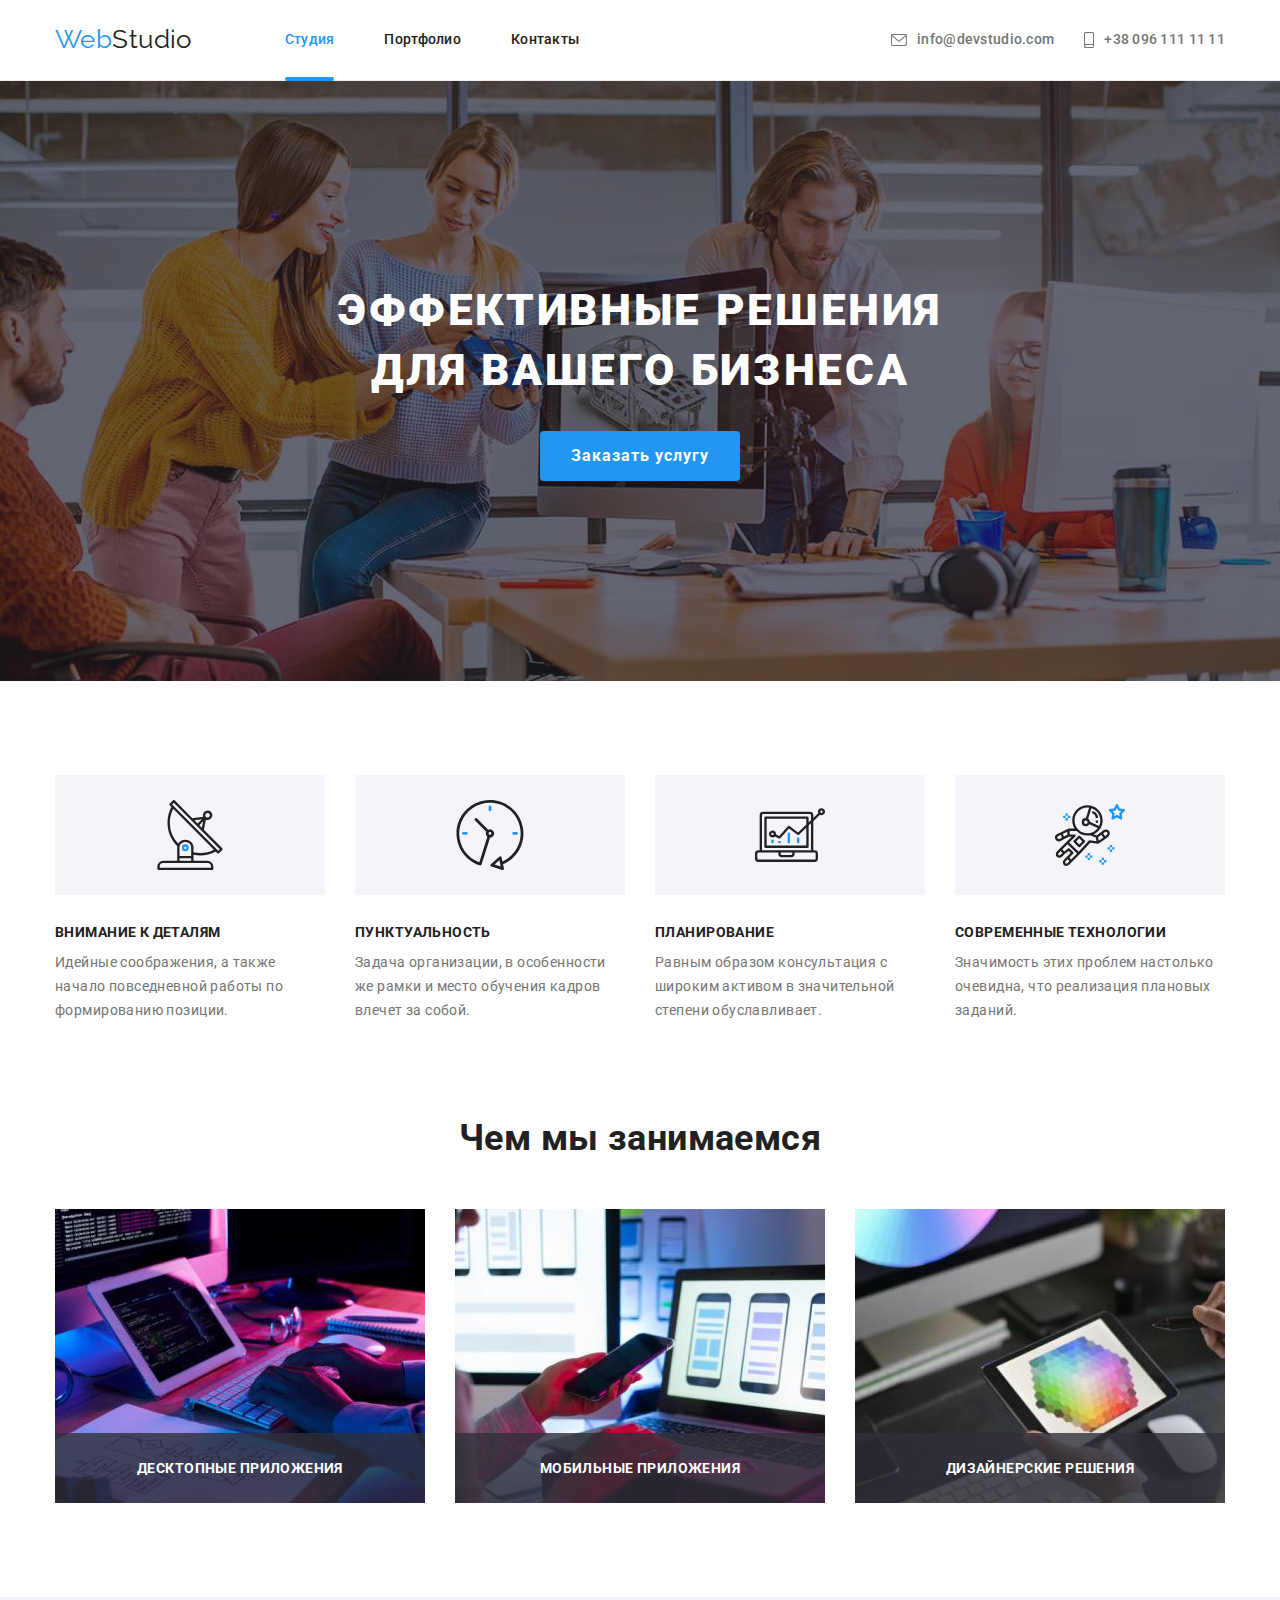
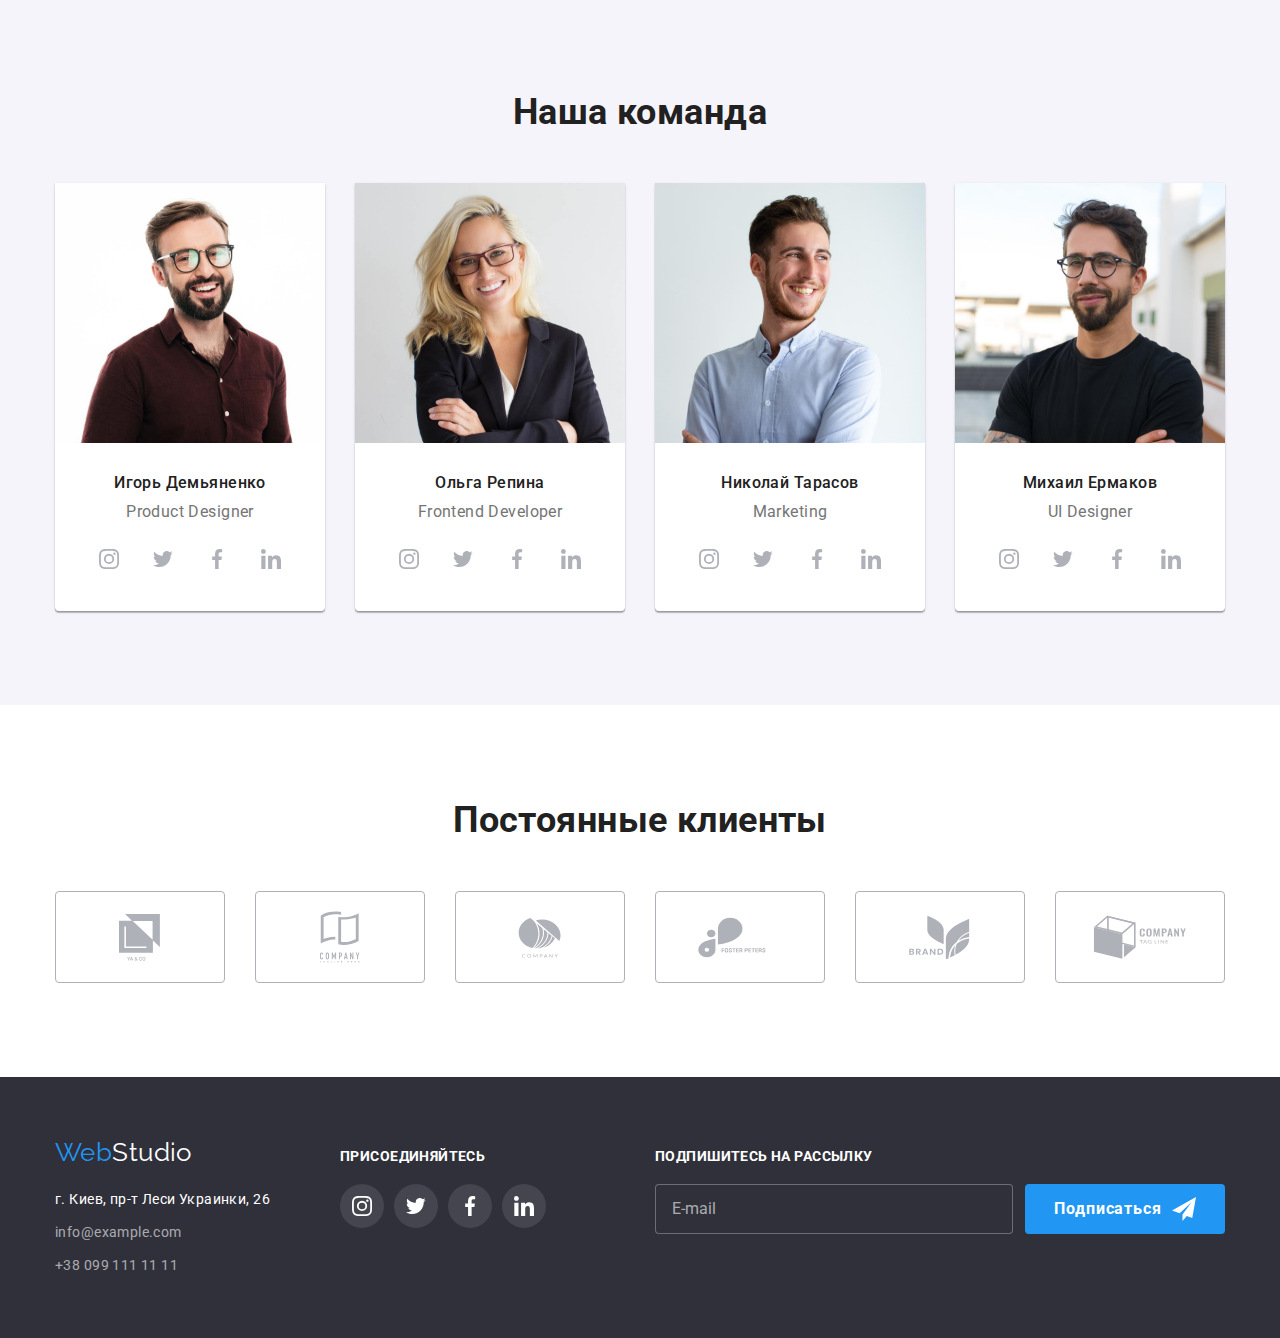
<file: index.html>
<!DOCTYPE html>
<html lang="ru">
<head>
  <meta charset="UTF-8">
  <meta http-equiv="X-UA-Compatible" content="IE=edge">
  <meta name="viewport" content="width=device-width, initial-scale=1.0">
  <title>Студия</title>
  <link rel="preconnect" href="https://fonts.gstatic.com">
  <link href="https://fonts.googleapis.com/css2?family=Raleway:wght@700&family=Roboto:wght@400;500;700;900&display=swap"
    rel="stylesheet">
  <link rel="stylesheet" href="https://cdnjs.cloudflare.com/ajax/libs/modern-normalize/1.0.0/modern-normalize.min.css">
  <link rel="stylesheet" href="css/styles.css">
</head>
<body>
  <!--Хедер-->
    <header class="page-header">
      <div class="page-header-content container">
        <nav class="site-nav">
          <a class="logo" href="./index.html"><span class="accent">Web</span>Studio</a>
          <ul class="site-nav-list">
            <li class="list-item">
              <a class="header-link current" href="./index.html">Студия</a>
            </li>
            <li class="list-item">
              <a class="header-link " href="./portfolio.html">Портфолио</a>
            </li>
            <li class="list-item">
              <a class="header-link" href="#">Контакты</a>
            </li>
          </ul>
        </nav>
        <ul class="auth-nav-list">
          <li class="list-item">
            <a class="header-link" href="mailto:info@devstudio.com">
              <svg class="icon" width="16" height="12">
                <use href="./img/icons.svg#icon-envelope"></use>
              </svg>
              info@devstudio.com
            </a>
          </li>
          <li class="list-item">
            <a class="header-link" href="tel:+380961111111">
              <svg class="icon" width="10" height="16">
                <use href="./img/icons.svg#icon-smartphone"></use>
              </svg>
              +38 096 111 11 11</a>
          </li>
        </ul>
      </div>
    </header>
  <!--Основной контент-->
  <main >
    <!--Главная секция-->
    <section class="hero ">
      <div class="hero-content container">
        <h1 class="hero-title ">Эффективные решения <br> для вашего бизнеса</h1>
        <button class="button button-primary" type="button" data-modal-open>Заказать услугу</button>
      </div>
    </section>
    <!--секция Особенности-->
    <section class="feature section ">
      <div class="feature-section-content container">
        <h2 class="section-title visually-hidden">Особенности</h2>
        <ul class="section-list feature-list">
          <li class="list-item">
            <div class="icon-container">
              <svg class="icon" width="70" height="70">
                <use href="./img/icons.svg#icon-antenna"></use>
              </svg>
            </div>
            <h3 class="title">Внимание к деталям</h3>
            <p class="text">Идейные соображения, а также начало повседневной работы по формированию позиции.</p>
          </li>
          <li class="list-item">
            <div class="icon-container">
              <svg class="icon" width="70" height="70">
                <use href="./img/icons.svg#icon-clock"></use>
              </svg>
            </div>
            <h3 class="title">Пунктуальность</h3>
            <p class="text">Задача организации, в особенности же рамки и место обучения кадров влечет за собой.</p>
          </li>
          <li class="list-item">
            <div class="icon-container">
              <svg class="icon" width="70" height="70">
                <use href="./img/icons.svg#icon-diagram"></use>
              </svg>
            </div>
            <h3 class="title">Планирование</h3>
            <p class="text">Равным образом консультация с широким активом в значительной степени обуславливает.</p>
          </li>
          <li class="list-item">
            <div class="icon-container">
              <svg class="icon" width="70" height="70">
                <use href="./img/icons.svg#icon-astronaut"></use>
              </svg>
            </div>
            <h3 class="title">Современные технологии</h3>
            <p class="text">Значимость этих проблем настолько очевидна, что реализация плановых заданий.</p>
          </li>
        </ul>
      </div>
    </section>
    <!--секция Чем мы занимаемся-->
    <section class="work section ">
      <div class="work-section-content container">
        <h2 class="section-title">Чем мы занимаемся</h2>
        <ul class="section-list work-list">
          <li class="list-item">
            <div class="work-li-thumb">
              <img class="picture" src="img/box1.jpg" alt="Верстка" width="370">
              <div class="title-thumb">
                <h3 class="list-item-title">Десктопные приложения</h3>
              </div>
            </div>
          </li>
          <li class="list-item">
            <div class="work-li-thumb">
              <img class="picture" src="img/box2.jpg" alt="Адаптивная верстка" width="370">
              <div class="title-thumb">
                <h3 class="list-item-title">Мобильные приложения</h3>
              </div>
            </div>
          </li>
          <li class="list-item">
            <div class="work-li-thumb">
              <img class="picture" src="img/box3.jpg" alt="Веб дизайн" width="370">
              <div class="title-thumb">
                <h3 class="list-item-title">  Дизайнерские решения </h3>
              </div>
            </div>
          </li>
        </ul>
      </div>
    </section>
    <!--секция Наша команда-->
    <section class="team section ">
      <div class="team-section-content container">
        <h2 class="section-title">Наша команда</h2>
        <ul class="section-list team-list">
          <li class="list-item">
            <img src="img/team-card1.jpg" alt="Игорь Демьяненко" width="270">
            <div class="team-list-content">
              <h3 class="title">Игорь Демьяненко</h3>
              <p class="text" lang="en">Product Designer</p>
              <ul class="list-accounts">
                <li class="list-item"><a class="link" href="#">
                  <svg class="icon" width="20" height="20">
                    <use href="./img/icons.svg#icon-instagram"></use>
                  </svg>
                </a></li>
                <li class="list-item"><a class="link" href="#">
                  <svg class="icon" width="20" height="20">
                    <use href="./img/icons.svg#icon-twitter"></use>
                  </svg>
                </a></li>
                <li class="list-item"><a class="link" href="#">
                  <svg class="icon" width="20" height="20">
                    <use href="./img/icons.svg#icon-facebook"></use>
                  </svg>
                </a></li>
                <li class="list-item"><a class="link" href="#">
                  <svg class="icon" width="20" height="20">
                    <use href="./img/icons.svg#icon-linkedin"></use>
                  </svg>
                </a></li>
              </ul>
            </div>
          </li>
          <li class="list-item">
            <img src="img/team-card2.jpg" alt="Ольга Репина" width="270">
            <div class="team-list-content">
              <h3 class="title">Ольга Репина</h3>
              <p class="text" lang="en">Frontend Developer</p>
              <ul class="list-accounts">
                <li class="list-item"><a class="link" href="#">
                    <svg class="icon" width="20" height="20">
                      <use href="./img/icons.svg#icon-instagram"></use>
                    </svg>
                  </a></li>
                <li class="list-item"><a class="link" href="#">
                    <svg class="icon" width="20" height="20">
                      <use href="./img/icons.svg#icon-twitter"></use>
                    </svg>
                  </a></li>
                <li class="list-item"><a class="link" href="#">
                    <svg class="icon" width="20" height="20">
                      <use href="./img/icons.svg#icon-facebook"></use>
                    </svg>
                  </a></li>
                <li class="list-item"><a class="link" href="#">
                    <svg class="icon" width="20" height="20">
                      <use href="./img/icons.svg#icon-linkedin"></use>
                    </svg>
                  </a></li>
              </ul>
            </div>
          </li>
          <li class="list-item">
            <img src="img/team-card3.jpg" alt="Николай Тарасов" width="270">
            <div class="team-list-content">
              <h3 class="title">Николай Тарасов</h3>
              <p class="text" lang="en">Marketing</p>
              <ul class="list-accounts">
                <li class="list-item"><a class="link" href="#">
                    <svg class="icon" width="20" height="20">
                      <use href="./img/icons.svg#icon-instagram"></use>
                    </svg>
                  </a></li>
                <li class="list-item"><a class="link" href="#">
                    <svg class="icon" width="20" height="20">
                      <use href="./img/icons.svg#icon-twitter"></use>
                    </svg>
                  </a></li>
                <li class="list-item"><a class="link" href="#">
                    <svg class="icon" width="20" height="20">
                      <use href="./img/icons.svg#icon-facebook"></use>
                    </svg>
                  </a></li>
                <li class="list-item"><a class="link" href="#">
                    <svg class="icon" width="20" height="20">
                      <use href="./img/icons.svg#icon-linkedin"></use>
                    </svg>
                  </a></li>
              </ul>
            </div>
          </li>
          <li class="list-item">
            <img src="img/team-card4.jpg" alt="Михаил Ермаков" width="270">
            <div class="team-list-content">
              <h3 class="title">Михаил Ермаков</h3>
              <p class="text" lang="en">UI Designer</p>
              <ul class="list-accounts">
                <li class="list-item"><a class="link" href="#">
                    <svg class="icon" width="20" height="20">
                      <use href="./img/icons.svg#icon-instagram"></use>
                    </svg>
                  </a></li>
                <li class="list-item"><a class="link" href="#">
                    <svg class="icon" width="20" height="20">
                      <use href="./img/icons.svg#icon-twitter"></use>
                    </svg>
                  </a></li>
                <li class="list-item"><a class="link" href="#">
                    <svg class="icon" width="20" height="20">
                      <use href="./img/icons.svg#icon-facebook"></use>
                    </svg>
                  </a></li>
                <li class="list-item"><a class="link" href="#">
                    <svg class="icon" width="20" height="20">
                      <use href="./img/icons.svg#icon-linkedin"></use>
                    </svg>
                  </a></li>
              </ul>
            </div>
          </li>
        </ul>
      </div>
    </section>
    <!--секция Наши клиенты-->
    <section class="clients section ">
     <div class="clients-section-content container">
        <h2 class="section-title">Постоянные клиенты</h2>
        <ul class="section-list clients-list">
          <li class="list-item">
            <a class="link" href="#">
              <svg class="icon" width="41" height="47">
                <use href="./img/icons.svg#icon-client1"></use>
              </svg>
            </a>
          </li>
          <li class="list-item">
            <a class="link" href="#">
              <svg class="icon" width="40" height="52">
                <use href="./img/icons.svg#icon-client2"></use>
              </svg>
            </a>
          </li>
          <li class="list-item">
            <a class="link" href="#">
              <svg class="icon" width="43" height="41">
                <use href="./img/icons.svg#icon-client3"></use>
              </svg>
            </a>
          </li>
          <li class="list-item">
            <a class="link" href="#">
              <svg class="icon" width="84" height="41">
                <use href="./img/icons.svg#icon-client4"></use>
              </svg>
            </a>
          </li>
          <li class="list-item">
            <a class="link" href="#">
              <svg class="icon" width="63" height="45">
                <use href="./img/icons.svg#icon-client5"></use>
              </svg>
            </a>
          </li>
          <li class="list-item">
            <a class="link" href="#">
              <svg class="icon" width="94" height="44">
                <use href="./img/icons.svg#icon-client6"></use>
              </svg>
            </a>
          </li>
        </ul>
     </div>
    </section>
  </main>
  <!--Футер-->
    <footer class="page-footer ">
      <div class="footer-content container">
        <div class="footer-contacts">
          <a class="logo" href="./index.html"><span class="accent">Web</span>Studio</a>
          <address class="address">
            <ul class="contacts-list">
              <li class="list-item"><a class="footer-link address-link" href="https://goo.gl/maps/2V8yb2ejKsfxSLG17"
                  target="_blank" rel="noreferrer noopener">г. Киев, пр-т Леси Украинки, 26</a> </li>
              <li class="list-item">
                <a class="footer-link" href="mailto:info@example.com">info@example.com</a>
              </li>
              <li class="list-item">
                <a class="footer-link" href="tel:+380991111111">+38 099 111 11 11</a>
              </li>
            </ul>
          </address>
        </div>
        <div class="footer-accounts">
          <p class="accounts-text">присоединяйтесь</p>
          <ul class="list-accounts">
            <li class="list-item"><a class="link" href="#">
                <svg class="icon" width="20" height="20">
                  <use href="./img/icons.svg#icon-instagram"></use>
                </svg>
              </a></li>
            <li class="list-item"><a class="link" href="#">
                <svg class="icon" width="20" height="20">
                  <use href="./img/icons.svg#icon-twitter"></use>
                </svg>
              </a></li>
            <li class="list-item"><a class="link" href="#">
                <svg class="icon" width="20" height="20">
                  <use href="./img/icons.svg#icon-facebook"></use>
                </svg>
              </a></li>
            <li class="list-item"><a class="link" href="#">
                <svg class="icon" width="20" height="20">
                  <use href="./img/icons.svg#icon-linkedin"></use>
                </svg>
              </a></li>
          </ul>
        </div>
        
        <form class="footer-form">
          <p class="footer-form-text">Подпишитесь на рассылку</p>
          <div class="footer-form-subscription">
            <label >
              <input type="email" name="email" placeholder="E-mail">
            </label>
            <button class="button button-primary" type="submit">Подписаться
              <svg class="footer-form-icon" width="24" height="24">
                <use href="./img/icons.svg#icon-send"></use>
              </svg>
            </button>
          </div> 
        </form>
        
      </div>
    </footer>
   
    <!--Модальне вікно-->
    <div class="backdrop is-hidden" data-modal>
      <div class="modal">
        <button class="close-button" type="button" data-modal-close>
          <svg class="icon icon-close-button" width="11" height="11">
            <use href="./img/icons.svg#icon-close-button"></use>
          </svg>
        </button>
        <form name="modal-form" class="modal-form">
          <h2 class="modal-form-title">Оставьте свои данные, мы вам перезвоним</h2>
          <div class="form-request">
            <div class="form-field">
              <label for="user-name"> Имя</label>
              <div class="input-thumb">
                <input class="form-field-input-area" type="text" id="user-name" name="user-name">
                <svg class="input-icon " width="18" height="18">
                  <use href="./img/icons.svg#icon-person"></use>
                </svg>
              </div>
            </div>
            <div class="form-field">
              <label for="tel">Телефон</label>
              <div class="input-thumb">
                <input class="form-field-input-area" type="tel" id="tel" name="user-tel">
                <svg class="input-icon " width="18" height="18">
                  <use href="./img/icons.svg#icon-phone-black"></use>
                </svg>
              
              </div>
            </div>
            <div class="form-field">
              <label for="email">Почта</label>
              <div class="input-thumb">
                <input class="form-field-input-area" type="email" id="email" name="user-mail">
                <svg class="input-icon " width="18" height="18">
                  <use href="./img/icons.svg#icon-email-black"></use>
                </svg>
              </div>
            </div>
            <div class="form-field">
              <label for="comments">Комментарий</label>
              <textarea class="form-field-input-area form-field-textarea" name="comments" id="comments"
                placeholder="Введите текст"></textarea>
            </div>
          </div>
          
          <div class="terms-checkbox">
            <label for="terms" class="terms-checkbox-lable">
              <input type="checkbox" class="checkbox visually-hidden" id="terms" name="terms" value="agree with terms">
              <span class="checkbox-icon-thumb">
                <svg class="checkbox-icon" width="16" height="15">
                  <use href="./img/icons.svg#icon-check"></use>
                </svg>
              </span>
              <span>Соглашаюсь с рассылкой и принимаю <a class="terms-checkbox-link" href="#">Условия договора</a></span>
            </label> 
          </div>
          <button class="button button-primary modal-form-button " type="submit">Отправить</button>
        </form>
      </div>
    </div>
  <script src="./js/modal.js"></script>
</body>

</html>
</file>
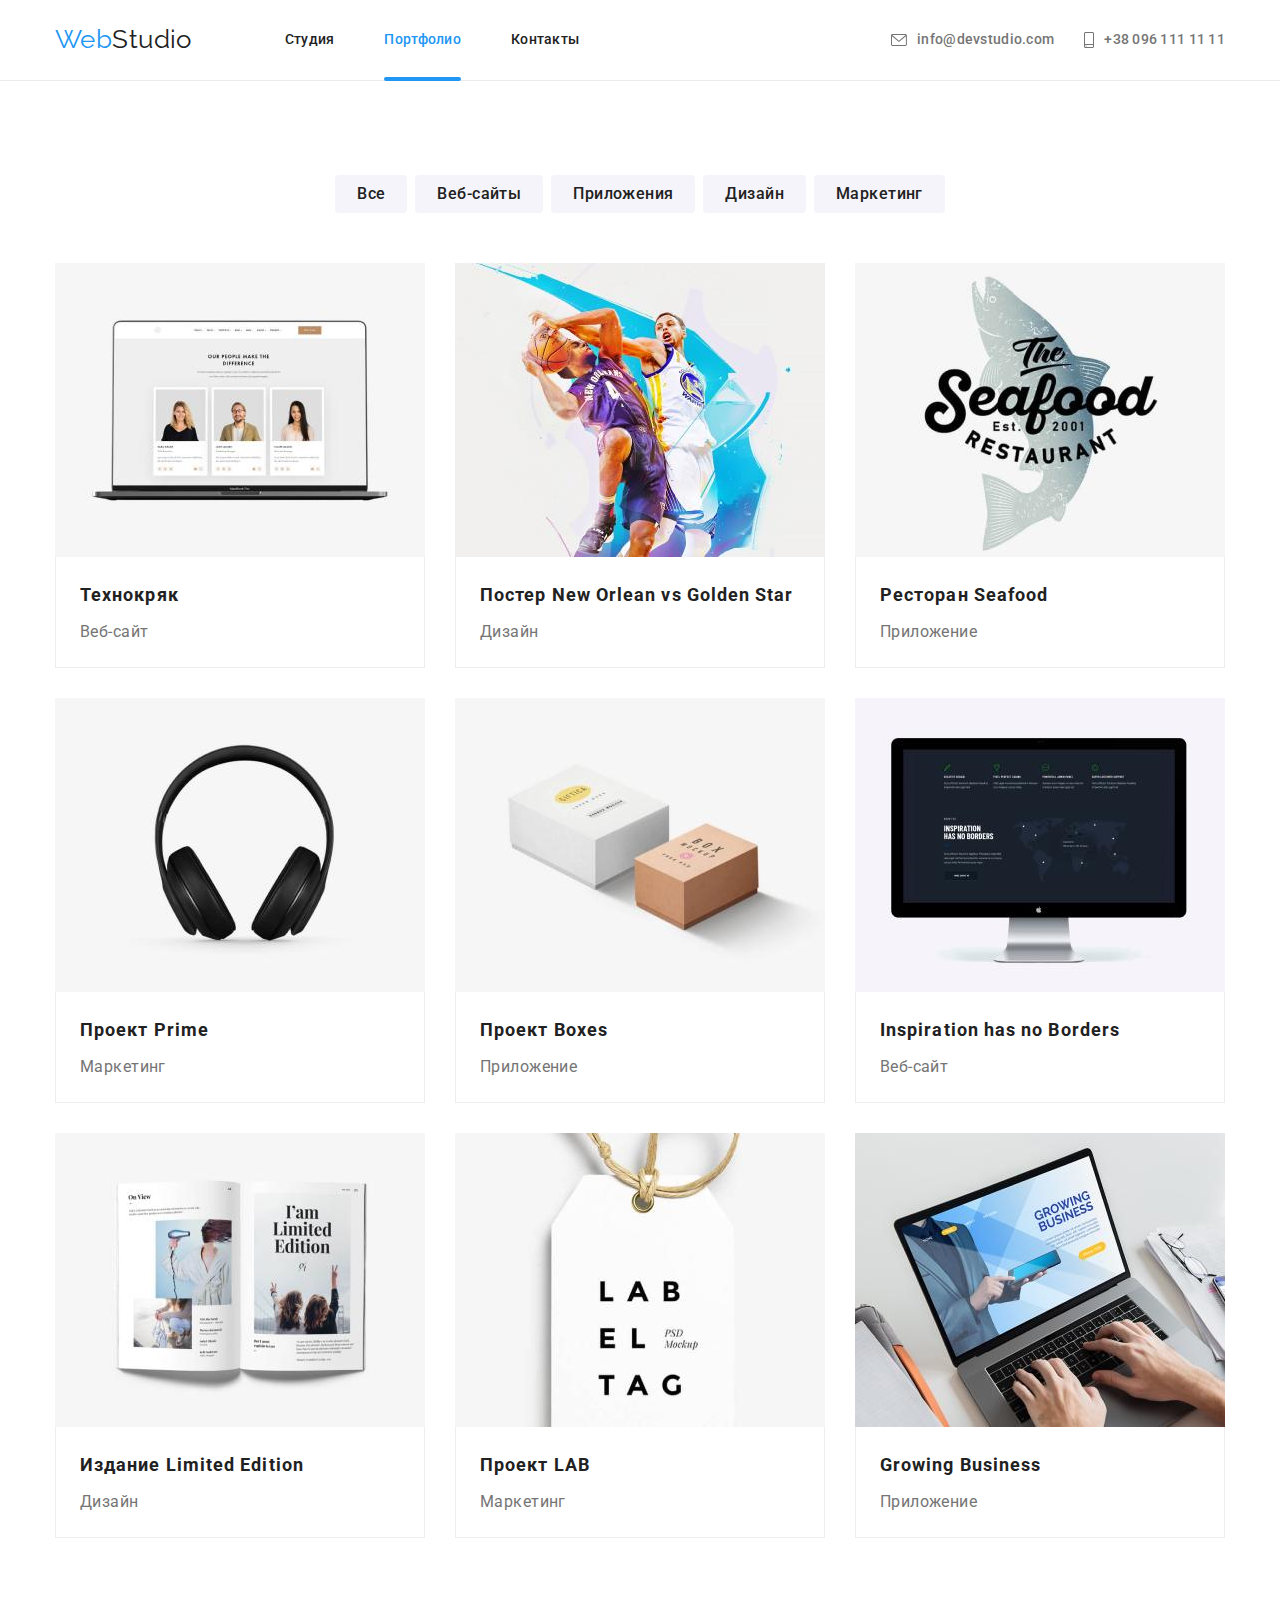
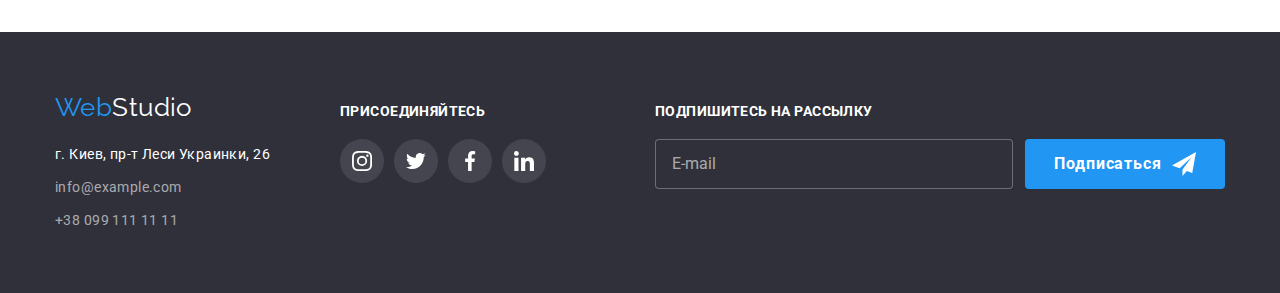
<file: portfolio.html>
<!DOCTYPE html>
<html lang="ru">
<head>
	<meta charset="UTF-8">
	<meta http-equiv="X-UA-Compatible" content="IE=edge">
	<meta name="viewport" content="width=device-width, initial-scale=1.0">
	<title>Портфолио</title>
	<link rel="preconnect" href="https://fonts.gstatic.com">
	<link href="https://fonts.googleapis.com/css2?family=Raleway:wght@700&family=Roboto:wght@400;500;700;900&display=swap"
		rel="stylesheet">
	<link rel="stylesheet" href="https://cdnjs.cloudflare.com/ajax/libs/modern-normalize/1.0.0/modern-normalize.min.css">
	<link rel="stylesheet" href="css/styles.css">
</head>
<body>
	<!--Хедер-->
	<header class="page-header">
		<div class="page-header-content container">
			<nav class="site-nav">	
				<a class="logo" href="./index.html"><span class="accent">Web</span>Studio</a>
				<ul class="site-nav-list">
					<li class="list-item">
						<a class="header-link" href="./index.html">Студия</a>
					</li>
					<li class="list-item">
						<a class="header-link current" href="./portfolio.html">Портфолио</a>
					</li>
					<li class="list-item">
						<a class="header-link" href="#">Контакты</a>
					</li>
				</ul>
			</nav>
			<ul class="auth-nav-list">
				<li class="list-item">
					<a class="header-link" href="mailto:info@devstudio.com">
						<svg class="icon" width="16" height="12">
							<use href="./img/icons.svg#icon-envelope"></use>
						</svg>
						info@devstudio.com
					</a>
				</li>
				<li class="list-item">
					<a class="header-link" href="tel:+380961111111">
						<svg class="icon" width="10" height="16">
							<use href="./img/icons.svg#icon-smartphone"></use>
						</svg>
						+38 096 111 11 11</a>
				</li>
			</ul>
		</div>
	</header>
	<!--Основной контент-->
	<main >
		<section class="portfolio section ">
			<div class="portfolio-section container">
				<h1 class="visually-hidden">Портфолио</h1>
				<h2 class="visually-hidden">Список проектов</h2>
				<!--Фильтры Портфолио-->
				<ul class="filters-list">
					<li class="list-item"><button class="button" type="button">Все</button></li>
					<li class="list-item"><button class="button" type="button">Веб-сайты</button></li>
					<li class="list-item"><button class="button" type="button">Приложения</button></li>
					<li class="list-item"><button class="button" type="button">Дизайн</button></li>
					<li class="list-item"><button class="button" type="button">Маркетинг</button></li>
				</ul>
				<!--Список проектов-->
				<ul class="section-list projects-list">
					<li class="list-item">
						<a class="projects-link" href="#">
							<div class="projects-li-thumb">
								<p class="projects-list-description is-hidden ">
									Технокряк это современная площадка распространения коронавируса. Компании используют эту платформу для цифрового
									шпионажа и атак на защищённые сервера конкурентов.
								</p>
								<img src="img/project1.jpg" alt="Веб-сайт Технокряк" width="370">
							</div>
							<div class="projects-list-content">
								<h3 class="title">Технокряк</h3>
								<p class="text">Веб-сайт</p>
							</div>
						</a>
					</li>
					<li class="list-item">
						<a class="projects-link" href="#">
							<div class="projects-li-thumb">
								<p class="projects-list-description is-hidden">
									Технокряк это современная площадка распространения коронавируса. Компании используют эту платформу для цифрового
									шпионажа и атак на защищённые сервера конкурентов.
								</p>
								<img src="img/project2.jpg" alt="Постер New Orlean vs Golden Star" width="370">
							</div>
							<div class="projects-list-content">
								<h3 class="title">Постер New Orlean vs Golden Star</h3>
								<p class="text">Дизайн</p>
							</div>
						</a>
					</li>
					<li class="list-item">
						<a class="projects-link" href="#">
							<div class="projects-li-thumb">
								<p class="projects-list-description is-hidden">
									Технокряк это современная площадка распространения коронавируса. Компании используют эту платформу для цифрового
									шпионажа и атак на защищённые сервера конкурентов.
								</p>
								<img src="img/project3.jpg" alt="Приложение Ресторан Seafood" width="370">
							</div>
							<div class="projects-list-content">
								<h3 class="title">Ресторан Seafood</h3>
								<p class="text">Приложение</p>
							</div>
						</a>
					</li>
					<li class="list-item">
						<a class="projects-link" href="#">
							<div class="projects-li-thumb">
								<p class="projects-list-description is-hidden">
									Технокряк это современная площадка распространения коронавируса. Компании используют эту платформу для цифрового
									шпионажа и атак на защищённые сервера конкурентов.
								</p>
								<img src="img/project4.jpg" alt="Проект Prime" width="370">
							</div>
							<div class="projects-list-content">
								<h3 class="title">Проект Prime</h3>
								<p class="text">Маркетинг</p>
							</div>
						</a>
					</li>
					<li class="list-item">
						<a class="projects-link" href="#">
							<div class="projects-li-thumb">
								<p class="projects-list-description is-hidden">
									Технокряк это современная площадка распространения коронавируса. Компании используют эту платформу для цифрового
									шпионажа и атак на защищённые сервера конкурентов.
								</p>
								<img src="img/project5.jpg" alt="Проект Boxes" width="370">
							</div>
							<div class="projects-list-content">
								<h3 class="title">Проект Boxes</h3>
								<p class="text">Приложение</p>
							</div>
						</a>
					</li>
					<li class="list-item">
						<a class="projects-link" href="#">
							<div class="projects-li-thumb">
								<p class="projects-list-description is-hidden">
									Технокряк это современная площадка распространения коронавируса. Компании используют эту платформу для цифрового
									шпионажа и атак на защищённые сервера конкурентов.
								</p>
								<img src="img/project6.jpg" alt="Веб-сайт Inspiration has no Borders" width="370">
							</div>
							<div class="projects-list-content">
								<h3 class="title">Inspiration has no Borders</h3>
								<p class="text">Веб-сайт</p>
							</div>
						</a>
					</li>
					<li class="list-item">
						<a class="projects-link" href="#">
							<div class="projects-li-thumb">
								<p class="projects-list-description is-hidden">
									Технокряк это современная площадка распространения коронавируса. Компании используют эту платформу для цифрового
									шпионажа и атак на защищённые сервера конкурентов.
								</p>
								<img src="img/project7.jpg" alt="Издание Limited Edition" width="370">
							</div>
							<div class="projects-list-content">
								<h3 class="title">Издание Limited Edition</h3>
								<p class="text">Дизайн</p>
							</div>
						</a>
					</li>
					<li class="list-item">
						<a class="projects-link" href="#">
							<div class="projects-li-thumb">
								<p class="projects-list-description is-hidden">
									Технокряк это современная площадка распространения коронавируса. Компании используют эту платформу для цифрового
									шпионажа и атак на защищённые сервера конкурентов.
								</p>
								<img src="img/project8.jpg" alt="Проект LAB" width="370">
							</div>
							<div class="projects-list-content">
								<h3 class="title">Проект LAB</h3>
								<p class="text">Маркетинг</p>
							</div>
						</a>
					</li>
					<li class="list-item">
						<a class="projects-link" href="#">
							<div class="projects-li-thumb">
								<p class="projects-list-description is-hidden">
									Технокряк это современная площадка распространения коронавируса. Компании используют эту платформу для цифрового
									шпионажа и атак на защищённые сервера конкурентов.
								</p>
								<img src="img/project9.jpg" alt="Приложение Growing Business" width="370">
							</div>
							<div class="projects-list-content">
								<h3 class="title">Growing Business</h3>
								<p class="text">Приложение</p>
							</div>
						</a>
					</li>
				</ul>
			</div>
		</section>
	</main>
	<!--Футер-->
	<footer class="page-footer ">
		<div class="footer-content container">
			<div class="footer-contacts">
				<a class="logo" href="./index.html"><span class="accent">Web</span>Studio</a>
				<address class="address">
					<ul class="contacts-list">
						<li class="list-item"><a class="footer-link address-link" href="https://goo.gl/maps/2V8yb2ejKsfxSLG17"
								target="_blank" rel="noreferrer noopener">г. Киев, пр-т Леси Украинки, 26</a> </li>
						<li class="list-item">
							<a class="footer-link" href="mailto:info@example.com">info@example.com</a>
						</li>
						<li class="list-item">
							<a class="footer-link" href="tel:+380991111111">+38 099 111 11 11</a>
						</li>
					</ul>
				</address>
			</div>
			<div class="footer-accounts">
				<p class="accounts-text">присоединяйтесь</p>
				<ul class="list-accounts">
					<li class="list-item"><a class="link" href="#">
							<svg class="icon" width="20" height="20">
								<use href="./img/icons.svg#icon-instagram"></use>
							</svg>
						</a></li>
					<li class="list-item"><a class="link" href="#">
							<svg class="icon" width="20" height="20">
								<use href="./img/icons.svg#icon-twitter"></use>
							</svg>
						</a></li>
					<li class="list-item"><a class="link" href="#">
							<svg class="icon" width="20" height="20">
								<use href="./img/icons.svg#icon-facebook"></use>
							</svg>
						</a></li>
					<li class="list-item"><a class="link" href="#">
							<svg class="icon" width="20" height="20">
								<use href="./img/icons.svg#icon-linkedin"></use>
							</svg>
						</a></li>
				</ul>
			</div>
	
			<form class="footer-form">
				<p class="footer-form-text">Подпишитесь на рассылку</p>
				<div class="footer-form-subscription">
					<label>
						<input type="email" name="email" placeholder="E-mail">
					</label>
					<button class="button button-primary" type="submit">Подписаться
						<svg class="footer-form-icon" width="24" height="24">
							<use href="./img/icons.svg#icon-send"></use>
						</svg>
					</button>
				</div>
			</form>
	
		</div>
	</footer>
</body>
</html>
</file>
<file: css/styles.css>
/*CSS-перемінні*/
:root {
  --primary-text-color: #757575;
  --title-text-color: #212121;
  --accent-color: #2196f3;
  --primary-white-color: #ffffff;
  --dark-background-color: #2f303a;
  --footer-address-color: rgba(255, 255, 255, 0.6);
  --team-section-bgc: #f5f4fa;
  --studio-button-hover: #188ce8;
  --projects-border: 1px solid #eeeeee;
  --header-border: 1px solid #ececec;
  --clients-list-border: 1px solid #afb1b8;
  --card-set-gap: 30px;
  --icon-fill: #afb1b8;
  --close-button-color: #000;
  --close-button-border: 1px solid rgba(0, 0, 0, 0.1);
  --modal-backdrop-bcg: rgba(0, 0, 0, 0.2);
  --footer-accounts-bcg: rgb(255, 255, 255, 0.1);
  --footer-form-input-border: 1px solid rgba(255, 255, 255, 0.3);
  --work-list-item-title-bcg: rgba(47, 48, 58, 0.8);
  --modal-form-field-input-border: 1px solid rgba(33, 33, 33, 0.2);
  --projects-thumb-bgc: rgba(33, 150, 243, 0.9);
  --hero-bcg-gradient: rgba(47, 48, 58, 0.4) 0%, rgba(47, 48, 58, 0.4) 100%;
}

/*загальні стилі для сайту*/
/*Задає глобальні стилі для body*/
body {
  background-color: var(--primary-white-color);
  font-family: 'Roboto', sans-serif;
  font-size: 14px;
  color: var(--primary-text-color);
  letter-spacing: 0.03em;
}

/*Скидає стилі*/
/*Скидає marging, padding*/
h1,
h2,
h3,
h4,
h5,
h6,
ul,
p {
  margin: 0;
  padding: 0;
}

/*Скриває елементи*/
.visually-hidden {
  position: absolute;
  width: 1px;
  height: 1px;
  margin: -1px;
  border: 0;
  padding: 0;

  white-space: nowrap;
  clip-path: inset(100%);
  clip: rect(0 0 0 0);
  overflow: hidden;
}

/*Скидає підкреслювання ссилок*/
a {
  text-decoration: none;
}

/*Скидає декорацію списків*/
ul {
  list-style: none;
}

/*Компоненти*/
/*Центрує і обмежує контент по ширині*/
.container {
  width: 1200px;
  margin-right: auto;
  margin-left: auto;
  padding-right: 15px;
  padding-left: 15px;
}

/*Оптимізує img*/
img {
  display: block;
  max-width: 100%;
  height: auto;
}

/*Оформлення логотипу загальне */
.logo {
  font-family: 'Raleway', sans-serif;
  font-size: 26px;
  line-height: 1.19;

  transition: color 250ms cubic-bezier(0.4, 0, 0.2, 1);
}

.logo .accent {
  color: var(--accent-color);
}

/*Оформлення кнопок загальне*/
.button {
  border: transparent;
  border-radius: 4px;

  font-family: inherit;

  text-align: center;

  cursor: pointer;

  transition-property: background-color, color, box-shadow;
  transition-duration: 250ms;
  transition-timing-function: cubic-bezier(0.4, 0, 0.2, 1);
}

/*Оформлення кнопки в герої і в модальному вікні*/
.button-primary {
  width: 200px;
  padding: 10px;
  font-weight: 700;
  font-size: 16px;
  line-height: 1.875;
  background-color: var(--accent-color);
  letter-spacing: 0.06em;
  color: var(--primary-white-color);
}

.button-primary:hover,
.button-primary:focus {
  background-color: var(--studio-button-hover);
}

/*Оформлення заголовків */

.hero-title,
.feature-list .title,
.work .list-item-title {
  text-transform: uppercase;
}

.section-title {
  font-size: 36px;
  line-height: 1.17;
  text-align: center;
}

.section-title,
.feature-list .title,
.team-list .title,
.projects-list .title {
  color: var(--title-text-color);
  font-weight: 700;
}

/*Додає верхній і нижній падінги в секціях основного контенту*/

.section {
  padding-top: 94px;
  padding-bottom: 94px;
}

/*Створення сітки для feature-section і team-section, work-section */

.section-list {
  display: flex;
  flex-wrap: wrap;
  margin-left: calc(-1 * var(--card-set-gap));
  margin-top: calc(-1 * var(--card-set-gap));
}

.section-list > .list-item {
  margin-left: var(--card-set-gap);
  margin-top: var(--card-set-gap);
}
.team-list > .list-item,
.feature-list > .list-item {
  flex-basis: calc(100% / 4 - var(--card-set-gap));
}
.work-list > .list-item,
.projects-list > .list-item {
  flex-basis: calc(100% / 3 - var(--card-set-gap));
}

/*Загальне оформлення ссилок на соцмережі*/
.list-accounts {
  display: flex;
}

.list-accounts .link {
  display: flex;
  justify-content: center;
  align-items: center;
  width: 44px;
  height: 44px;
  border-radius: 50%;

  fill: var(--icon-fill);

  transition-property: background-color, fill;
  transition-duration: 250ms;
  transition-timing-function: cubic-bezier(0.4, 0, 0.2, 1);
}

.list-accounts .list-item:not(:first-child) {
  margin-left: 10px;
}

.list-accounts .link:hover,
.list-accounts .link:focus {
  background-color: var(--accent-color);
  fill: var(--primary-white-color);
}

/*Скриває backdrop з контентом*/
.is-hidden {
  visibility: hidden;
  opacity: 0;
  pointer-events: none;
}

/*Хедер*/
/*Навігація*/
.page-header-content,
.site-nav,
.site-nav-list,
.auth-nav-list {
  display: flex;
}

.page-header {
  border-bottom: var(--header-border);
}
.page-header-content {
  align-items: center;
}

.site-nav-list {
  margin-left: 93px;
}

.site-nav-list .list-item:not(:first-child) {
  margin-left: 50px;
}

.auth-nav-list .list-item:not(:first-child) {
  margin-left: 30px;
}

.auth-nav-list {
  margin-left: auto;
}

.site-nav .logo {
  padding-top: 24px;
  padding-bottom: 25px;
}

.header-link {
  display: block;
  padding-top: 32px;
  padding-bottom: 32px;

  font-weight: 500;
  line-height: 1.14;
  letter-spacing: 0.02em;

  transition-property: color, fill;
  transition-duration: 250ms;
  transition-timing-function: cubic-bezier(0.4, 0, 0.2, 1);
}

.site-nav .logo,
.site-nav-list .header-link {
  color: var(--title-text-color);
}

.header-link.current {
  position: relative;
  color: var(--accent-color);
}

.header-link.current::after {
  position: absolute;
  bottom: -1px;
  left: 0;
  content: '';
  width: 100%;
  height: 4px;

  background-color: var(--accent-color);
  border-radius: 4px;
}

.auth-nav-list .header-link {
  color: inherit;
  display: flex;
  align-items: center;
  fill: currentColor;
}
.auth-nav-list .icon {
  margin-right: 10px;
}

.auth-nav-list .header-link:hover {
  fill: var(--accent-color);
}

/*Футер*/

.page-footer {
  padding-top: 60px;
  padding-bottom: 60px;

  background-color: var(--dark-background-color);
}

.footer-content {
  display: flex;
  align-items: baseline;
}

.footer-accounts {
  margin-left: 70px;
}

.footer-accounts .link {
  background-color: var(--footer-accounts-bcg);
  fill: var(--primary-white-color);
}

.accounts-text,
.footer-form-text {
  margin-bottom: 20px;

  color: var(--title-text-color);
  font-weight: 700;
  text-transform: uppercase;
}

.footer-form {
  margin-left: auto;
}

.page-footer .logo,
.page-footer .address-link,
.accounts-text,
.footer-form-text {
  color: var(--primary-white-color);
}

.page-footer .logo {
  display: block;
  margin-bottom: 20px;
}

address {
  font-style: normal;
}

.contacts-list > .list-item:not(:last-child) {
  margin-bottom: 9px;
}

.footer-link {
  line-height: 1.71;
  color: var(--footer-address-color);

  transition: color 250ms cubic-bezier(0.4, 0, 0.2, 1);
}

.footer-form-subscription {
  display: flex;
}

.footer-form input {
  height: 50px;
  width: 358px;
  padding: 15px 16px;

  color: var(--primary-white-color);
  background-color: var(--dark-background-color);
  border: var(--footer-form-input-border);
  border-radius: 4px;
}

.footer-form input::placeholder {
  font-size: 16px;
  line-height: 1.25;
  color: var(--footer-address-color);
}

.footer-form .button {
  display: flex;
  justify-content: center;
  align-items: center;
  margin-left: 12px;
}
.footer-form-icon {
  margin-left: 10px;
}

/*Оформлення інтерактивних елементів   logo , link, button*/
.logo:hover,
.logo:focus,
.header-link:hover,
.header-link:focus,
.footer-link:hover,
.footer-link:focus {
  color: var(--accent-color);
}

/*Оформлення сторінки Студія*/
/*Оформлення головної секції*/
.hero {
  max-width: 1600px;
  height: 600px;
  margin-right: auto;
  margin-left: auto;
  background-color: var(--dark-background-color);

  background-image: linear-gradient(var(--hero-bcg-gradient)), url('../img/hero-bcg.jpg');
  background-repeat: no-repeat;
  background-size: cover;
  background-position: center;
}

.hero-content {
  padding-top: 200px;
  padding-bottom: 200px;
  text-align: center;
}

.hero-title {
  margin-bottom: 30px;
  font-weight: 900;
  font-size: 44px;
  line-height: 1.36;
}

.hero-title {
  letter-spacing: 0.06em;
  color: var(--primary-white-color);
}

/*Оформлення секції "Особливості"*/
.feature.section {
  padding-bottom: 47px;
}
.feature-list .title {
  font-size: inherit;
  line-height: 1.14;
  margin-bottom: 10px;
}

.feature-list .text {
  line-height: 1.71;
}

.feature-list .icon-container {
  display: flex;
  justify-content: center;
  align-items: center;
  height: 120px;
  width: 100%;
  margin-bottom: 30px;
  background-color: var(--team-section-bgc);
}

/*Оформлення секції work-section*/
.work.section {
  padding-top: 47px;
}

.work-li-thumb {
  position: relative;
}

.work .title-thumb {
  position: absolute;
  bottom: 0;
  right: 0;
  width: 100%;
  height: 70px;

  display: flex;
  justify-content: center;
  align-items: center;

  background-color: var(--work-list-item-title-bcg);
}

.work .list-item-title {
  font-size: inherit;
  line-height: 0.875;
  color: var(--primary-white-color);
  text-align: center;
}

/*Створює марджінги від заголовків секцій work-section і team-section */

.section-title {
  margin-bottom: 50px;
}
/*Оформлення секції "Наша команда"*/
/*team-section*/
.team.section {
  background-color: var(--team-section-bgc);
}

.team-list-content {
  padding-top: 30px;
  padding-bottom: 30px;
  padding-left: 32px;
  padding-right: 32px;
}

.team-list > .list-item {
  background-color: var(--primary-white-color);
  box-shadow: 0px 1px 3px rgba(0, 0, 0, 0.12), 0px 1px 1px rgba(0, 0, 0, 0.14),
    0px 2px 1px rgba(0, 0, 0, 0.2);
  border-radius: 0px 0px 4px 4px;
}

.team-list-content .title,
.team-list-content .text {
  font-size: 16px;
  line-height: 1.19;
  text-align: center;
}

.team-list-content .title {
  margin-bottom: 10px;
  font-weight: 500;
}
.team-list-content .text {
  margin-bottom: 16px;
}

/*Оформлення секції Постійні клієнти*/

.clients-list > .list-item {
  flex-basis: calc(100% / 6 - 30px);
}

.clients-list .link {
  display: flex;
  justify-content: center;
  align-items: center;
  height: 92px;
  width: 100%;
  border: var(--clients-list-border);
  border-radius: 4px;
  fill: var(--icon-fill);

  transition-property: fill, border-color;
  transition-duration: 250ms;
  transition-timing-function: cubic-bezier(0.4, 0, 0.2, 1);
}

.clients-list .link:hover,
.clients-list .link:focus {
  fill: var(--accent-color);
  border-color: var(--accent-color);
}

/*Оформлення сторінки Портфоліо*/
/*Оформлення кнопок-фільтрів*/
.filters-list .button {
  padding: 6px 22px;
  color: var(--title-text-color);
  letter-spacing: inherit;
  background-color: var(--team-section-bgc);
  font-weight: 500;
  font-size: 16px;
  line-height: 1.63;
}

.filters-list .button:hover,
.filters-list .button:focus {
  box-shadow: 0px 3px 1px rgba(0, 0, 0, 0.1), 0px 1px 2px rgba(0, 0, 0, 0.08),
    0px 2px 2px rgba(0, 0, 0, 0.12);
  background-color: var(--accent-color);
  color: var(--primary-white-color);
}

.filters-list {
  display: flex;
  justify-content: center;
  margin-bottom: 50px;
}

.filters-list .list-item:not(:last-child) {
  margin-right: 8px;
}

/*Оформення списку проектів*/

.projects-list-content {
  padding-top: 20px;
  padding-bottom: 20px;
  padding-left: 24px;
  border-bottom: var(--projects-border);
  border-left: var(--projects-border);
  border-right: var(--projects-border);
}

.projects-li-thumb {
  position: relative;
  overflow: hidden;
}

.projects-list-description {
  position: absolute;
  top: 0;
  right: 0;

  width: 100%;
  height: 100%;

  padding-right: 24px;
  padding-left: 24px;
  padding-top: 63px;

  font-size: 18px;
  line-height: 1.56;
  color: var(--primary-white-color);
  background-color: var(--projects-thumb-bgc);

  transform: translateY(100%);

  transition-property: transform, opacity, visibility;
  transition-duration: 250ms;
  transition-timing-function: cubic-bezier(0.4, 0, 0.2, 1);
}

.projects-link {
  display: block;
  color: inherit;

  transition: box-shadow 250ms cubic-bezier(0.4, 0, 0.2, 1);
}

.projects-list .title {
  margin-bottom: 4px;
  font-size: 18px;
  line-height: 2;
  letter-spacing: 0.06em;
}

.projects-list .text {
  font-size: 16px;
  line-height: 1.88;
}

.projects-link:hover,
.projects-link:focus {
  box-shadow: 0px 1px 1px rgba(0, 0, 0, 0.12), 0px 4px 4px rgba(0, 0, 0, 0.06),
    1px 4px 6px rgba(0, 0, 0, 0.16);
}

.projects-link:hover .projects-list-description,
.projects-link:focus .projects-list-description {
  visibility: visible;
  opacity: 1;
  transform: translateY(0%);
}

/* Оформлення бекдропа*/
.backdrop {
  position: fixed;
  top: 0;
  left: 0;
  width: 100%;
  height: 100%;
  background-color: var(--modal-backdrop-bcg);

  opacity: 1;
  visibility: visible;
  transition: opacity 250ms cubic-bezier(0.4, 0, 0.2, 1),
    visibility 250ms cubic-bezier(0.4, 0, 0.2, 1);
}

.backdrop.is-hidden {
  visibility: hidden;
  opacity: 0;
}
/*Оформлення модального вікна*/
.modal {
  position: absolute;
  top: 50%;
  left: 50%;

  min-height: 581px;
  min-width: 528px;
  padding: 40px;

  background: var(--primary-white-color);
  box-shadow: 0px 1px 3px rgba(0, 0, 0, 0.12), 0px 1px 1px rgba(0, 0, 0, 0.14),
    0px 2px 1px rgba(0, 0, 0, 0.2);
  border-radius: 4px;

  transform: translate(-50%, -50%) scale(1);

  transition: transform 250ms cubic-bezier(0.4, 0, 0.2, 1) 250ms;
}

.backdrop.is-hidden .modal {
  transform: translate(-50%, -50%) scale(0.95);
}

.close-button {
  position: absolute;
  top: 8px;
  right: 8px;
  width: 30px;
  height: 30px;

  display: flex;
  justify-content: center;
  align-items: center;

  fill: currentColor;

  background-color: var(--primary-white-color);
  border-radius: 50%;
  border: var(--close-button-border);
  cursor: pointer;

  transition: fill 250ms cubic-bezier(0.4, 0, 0.2, 1);
}

.close-button:hover {
  fill: var(--accent-color);
}

/*Оформлення форми в модалці*/
.modal-form,
.form-request,
.form-field {
  display: flex;
  flex-direction: column;
}

.modal-form-title {
  margin-bottom: 12px;

  font-size: 20px;
  line-height: 1.15;
  text-align: center;
  color: var(--title-text-color);
}

.form-field {
  margin-bottom: 10px;
}

.form-field label,
.form-field-textarea::placeholder {
  font-size: 12px;
  line-height: 1.17;
  letter-spacing: 0.01em;
}

.form-field label {
  margin-bottom: 4px;
}

.form-request {
  margin-bottom: 20px;
}

.form-field input {
  height: 40px;
  width: 100%;
  padding: 12px 42px;
}

.form-field-input-area {
  border: var(--modal-form-field-input-border);
  border-radius: 4px;
  cursor: pointer;
  transition: border-color 250ms cubic-bezier(0.4, 0, 0.2, 1);
}

.form-field-input-area:focus {
  border-color: var(--accent-color);
  outline: none;
}
.form-field-input-area:focus + .input-icon {
  fill: var(--accent-color);
}

.form-field .input-thumb {
  position: relative;
}

.form-field .input-icon {
  position: absolute;
  top: 11px;
  left: 12px;
  fill: var(--close-button-color);

  transition: fill 250ms cubic-bezier(0.4, 0, 0.2, 1);
}

.form-field-textarea {
  resize: none;

  height: 120px;
  padding: 12px 16px;
  overflow: auto;
}

.form-field-textarea::placeholder {
  color: rgba(117, 117, 117, 0.5);
}

.modal-form-button {
  box-shadow: 0px 4px 4px rgba(0, 0, 0, 0.15);
  align-self: center;
}

.terms-checkbox {
  padding-left: 12px;
  margin-bottom: 30px;
}

.terms-checkbox-lable {
  display: flex;
  align-items: center;
  line-height: 1.71;
  cursor: pointer;
}
.terms-checkbox-link {
  color: var(--accent-color);
  text-decoration: underline;
}

.checkbox-icon-thumb {
  position: relative;
  width: 16px;
  height: 15px;
  margin-right: 7px;
  border: 2px solid var(--title-text-color);
  border-radius: 2px;
  fill: transparent;

  transition: border-color 250ms cubic-bezier(0.4, 0, 0.2, 1),
    background-color 250ms cubic-bezier(0.4, 0, 0.2, 1), fill 250ms cubic-bezier(0.4, 0, 0.2, 1);
}

.checkbox:focus ~ .checkbox-icon-thumb {
  border-color: var(--accent-color);
}

.checkbox-icon {
  position: absolute;
  top: -2px;
  left: -2px;
}

.checkbox:checked ~ .checkbox-icon-thumb {
  border-color: var(--accent-color);
  background-color: var(--accent-color);
  fill: var(--primary-white-color);
}
</file>
